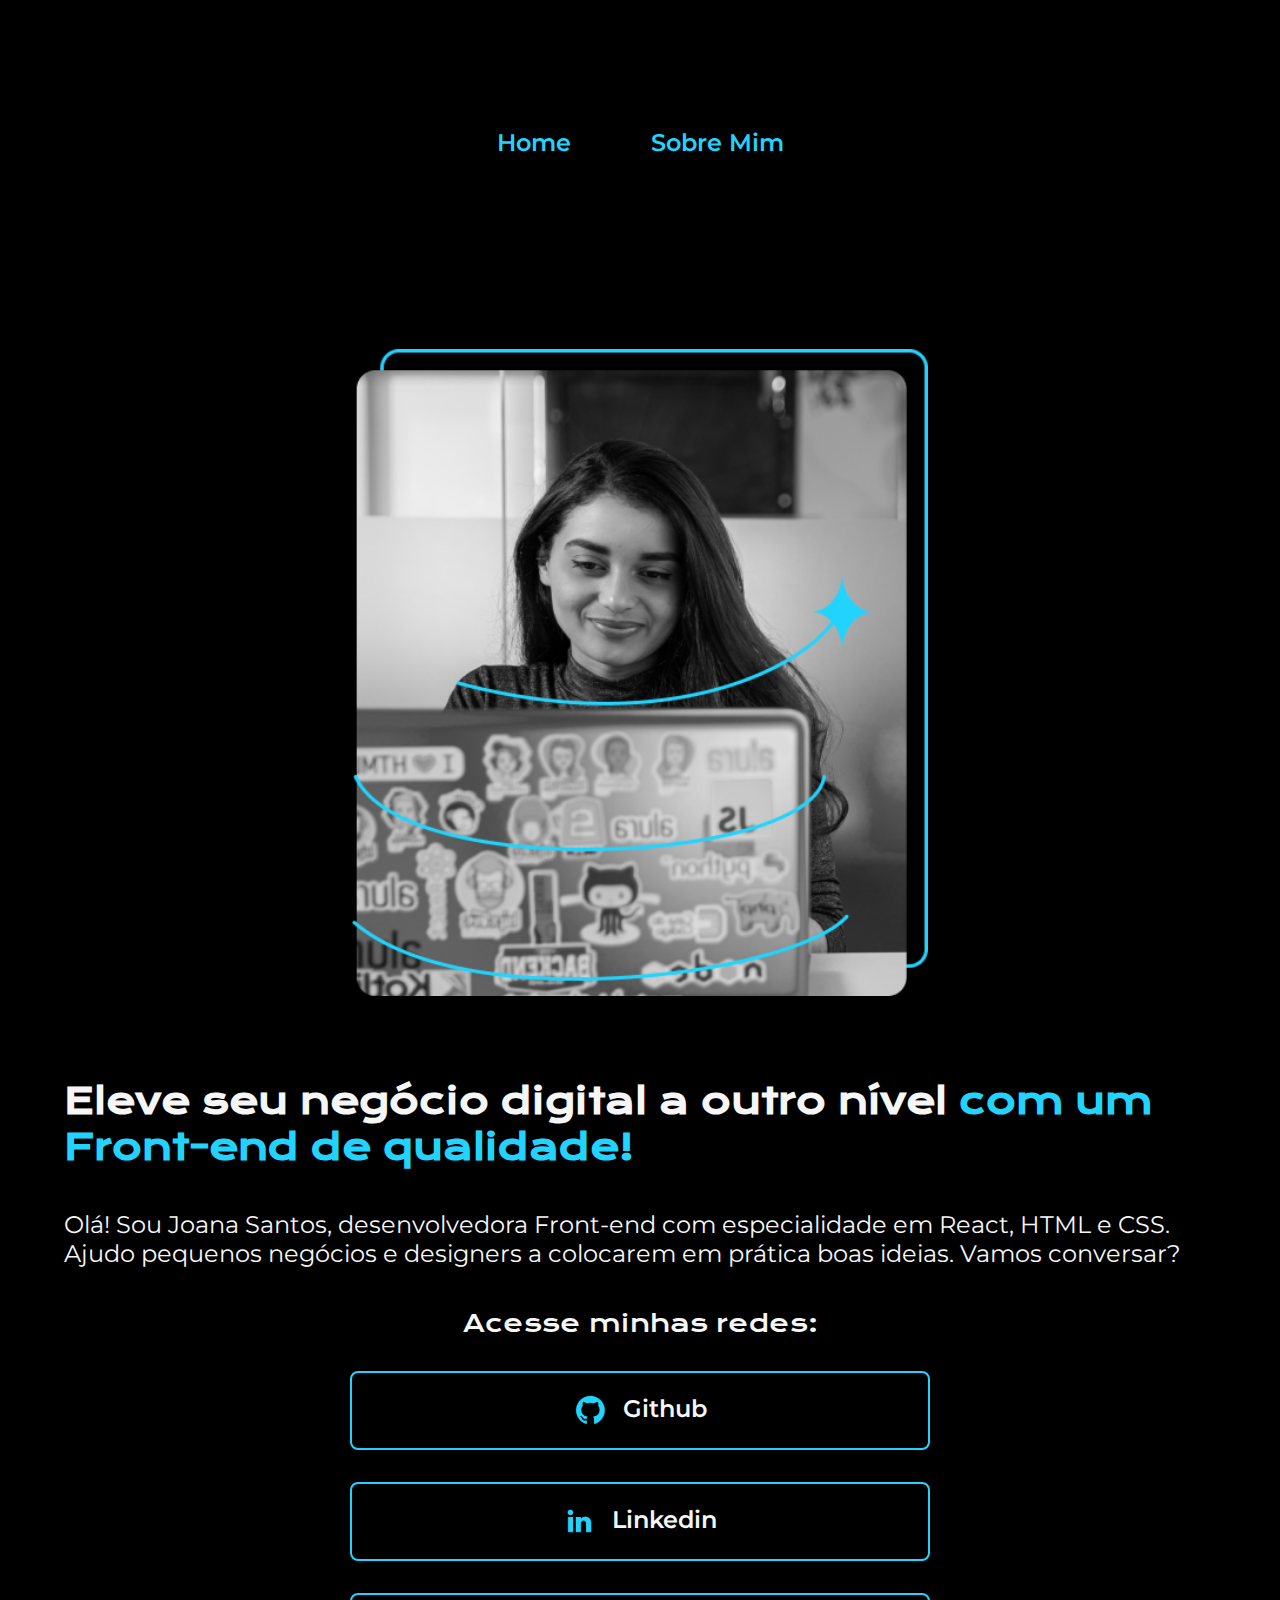
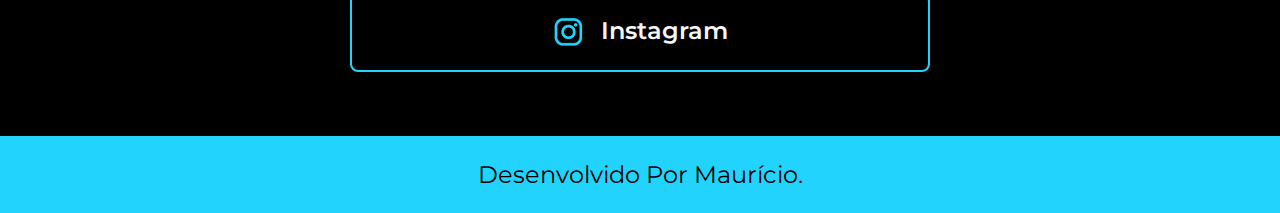
<file: index.html>
<!DOCTYPE html>
<html lang="pt-br">

<head>
    <meta charset="UTF-8">
    <meta http-equiv="X-UA-Compatible" content="IE=edge">
    <meta name="viewport" content="width=device-width, initial-scale=1.0">
    <title>Portifolio</title>
    <link rel="stylesheet" href="./styles/style.css">
</head>

<body>

    <header class="cabecalho">
        <nav class="cabecalho__menu">
            <a class="cabecalho__menu__link" href="index.html">Home</a>
            <a class="cabecalho__menu__link" href="about.html">Sobre Mim</a>
        </nav>
    </header>

    <main class="apresentacao">
        <section class="apresentacao__conteudo">
            <h1 class="apresentacao__conteudo__titulo">Eleve seu negócio digital a outro nível<strong 
            class="titulo-destaque"> com um Front-end de qualidade!
            </strong></h1>
            <p class="apresentacao__conteudo__texto">Olá! Sou Joana Santos, desenvolvedora
            Front-end com especialidade em React, HTML e
            CSS. Ajudo pequenos negócios e designers a
            colocarem em prática boas ideias. Vamos
            conversar?</p>
            <div class="apresentacao__links">
                <h2 class="apresentacao__links__subtitulo"> Acesse minhas redes:</h2>
                <a class="apresentacao__links__navegacao" href="https://github.com/mauriciotcg3">
                    <img src="./assets/github.png" alt="Logo Github">
                    Github
                </a>
                <a class="apresentacao__links__navegacao" href="https://github.com/mauriciotcg3">
                    <img src="./assets/linkedin.png" alt="Logo Linkedin">
                    Linkedin
                </a>
                <a class="apresentacao__links__navegacao" href="https://github.com/mauriciotcg3">
                    <img src="./assets/instagram.png" alt="Logo Instagram">
                    Instagram
                </a>
            </div>
        </section>
        <img class="apresentacao__imagem" src="./assets/Imagem.png" alt="Foto da Joana Santos programando">
    </main>

    <footer class="rodape">
        <p>Desenvolvido Por Maurício.</p>
    </footer>

</body>

</html>
</file>
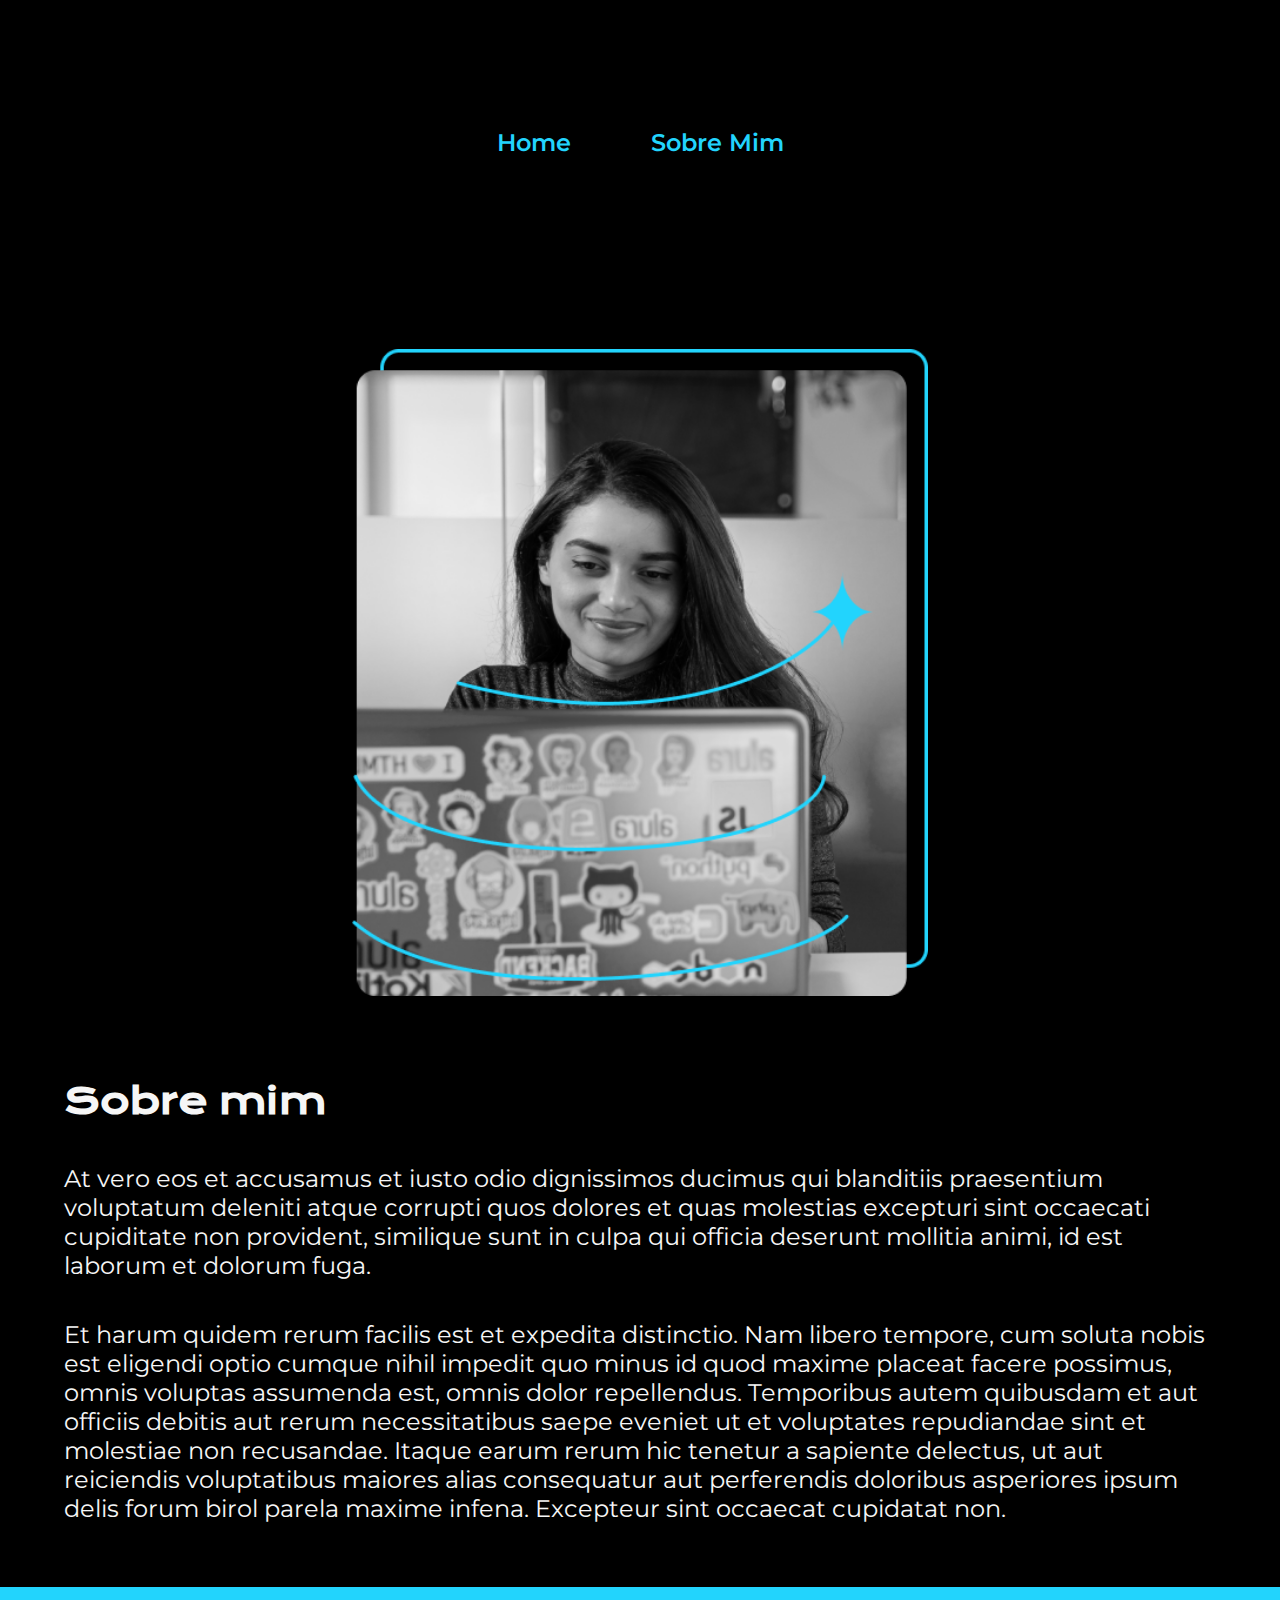
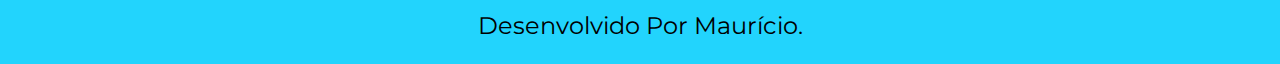
<file: about.html>
<!DOCTYPE html>
<html lang="pt-br">
<head>
    <meta charset="UTF-8">
    <meta http-equiv="X-UA-Compatible" content="IE=edge">
    <meta name="viewport" content="width=device-width, initial-scale=1.0">
    <title>Sobre Mim</title>
    <link rel="stylesheet" href="./styles/style.css">
</head>
<body>

    <header class="cabecalho">
        <nav class="cabecalho__menu">
            <a class="cabecalho__menu__link" href="index.html">Home</a>
            <a class="cabecalho__menu__link" href="about.html">Sobre Mim</a>
        </nav>
    </header>

    <main class="apresentacao">
        <section class="apresentacao__conteudo">
            <h1 class="apresentacao__conteudo__titulo">Sobre mim</h1>
            <p class="apresentacao__conteudo__texto">At vero eos et accusamus et iusto odio dignissimos ducimus qui blanditiis praesentium voluptatum deleniti atque corrupti quos dolores et quas molestias excepturi sint occaecati cupiditate non provident, similique sunt in culpa qui officia deserunt mollitia animi, id est laborum et dolorum fuga.</p>
            <p class="apresentacao__conteudo__texto">Et harum quidem rerum facilis est et expedita distinctio. Nam libero tempore, cum soluta nobis est eligendi optio cumque nihil impedit quo minus id quod maxime placeat facere possimus, omnis voluptas assumenda est, omnis dolor repellendus. Temporibus autem quibusdam et aut officiis debitis aut rerum necessitatibus saepe eveniet ut et voluptates repudiandae sint et molestiae non recusandae. Itaque earum rerum hic tenetur a sapiente delectus, ut aut reiciendis voluptatibus maiores alias consequatur aut perferendis doloribus asperiores ipsum delis forum birol parela maxime infena. Excepteur sint occaecat cupidatat non.</p>
        </section>
        <img class="apresentacao__imagem" src="./assets/Imagem.png" alt="Foto da Joana Santos programando">
    </main>

    <footer class="rodape">
        <p>Desenvolvido Por Maurício.</p>
    </footer>

</body>
</html>
</file>
<file: styles/style.css>
@import url('https://fonts.googleapis.com/css2?family=Krona+One&family=Montserrat:wght@400;600&display=swap');

:root {
     --cor-primaria: #000000;
     --cor-secundaria: #F6F6F6;
     --cor-terciaria: #22d4fd;
     --cor-hover: #272727;

     --fonte-primaria: 'Krona One', sans-serif;
     --fonte-secundaria: 'Montserrat', sans-serif;
}

*{
    margin: 0;
    padding: 0;
}

body{
    box-sizing: border-box;
    background-color: var(--cor-primaria);
    color: var(--cor-secundaria);
}

.cabecalho{
    padding: 2% 0% 0% 15%;
}

.cabecalho__menu{
    display: flex;
    gap: 80px;
}

.cabecalho__menu__link{
    font-family: var(--fonte-secundaria);
    font-size: 1.5rem;
    font-weight: 600;
    color: var(--cor-terciaria);
    text-decoration: none;
}

.apresentacao{
    padding: 5% 15%;
    display: flex;
    align-items: center;
    justify-content: space-between;
    gap: 82px;
}

.apresentacao__conteudo{
    width: 50%;
    display: flex;
    flex-direction: column;
    gap: 40px;
}

.apresentacao__conteudo__titulo{
    font-size: 2.25rem;
    font-family: var(--fonte-primaria);
}

.titulo-destaque{
    color: var(--cor-terciaria);
}

.apresentacao__conteudo__texto{
    font-size: 1.5rem;
    font-family: var(--fonte-secundaria);
}

.apresentacao__links{
    display: flex;
    flex-direction: column;
    justify-content: space-between;
    align-items: center;
    gap: 32px;
}


.apresentacao__links__subtitulo{
    font-family: var(--fonte-primaria);
    font-weight: 400;
    font-size: 1.5rem;
}

.apresentacao__links__navegacao{
    display: flex;
    justify-content: center;
    gap: 16px;
    border: 2px solid var(--cor-terciaria);
    width: 50%;
    border-radius: 8px;
    padding: 21.5px 0;
    font-size: 1.5rem;
    font-weight: 600;
    text-align: center;
    text-decoration: none;
    color: var(--cor-secundaria);
    font-family: var(--fonte-secundaria);
}

/* Estilização ao passar o mouse */
.apresentacao__links__link:hover {
    background-color: var(--cor-hover);
}

.apresentacao__imagem{
    width: 50%;
}

.rodape{
    padding: 24px;
    background-color: var(--cor-terciaria);
    color: var(--cor-primaria);
    text-align: center;
    font-family: var(--fonte-secundaria);
    font-size: 1.5rem;
    font-weight: 400;
}

@media (max-width: 1300px){
    
    .cabecalho {
        padding: 10%;
    }

    .cabecalho__menu {
        justify-content: center;
    }
    
    .apresentacao {
        flex-direction: column-reverse;
        padding: 5%;
    }

    .apresentacao__conteudo {
        width: auto;
    }
}
</file>
